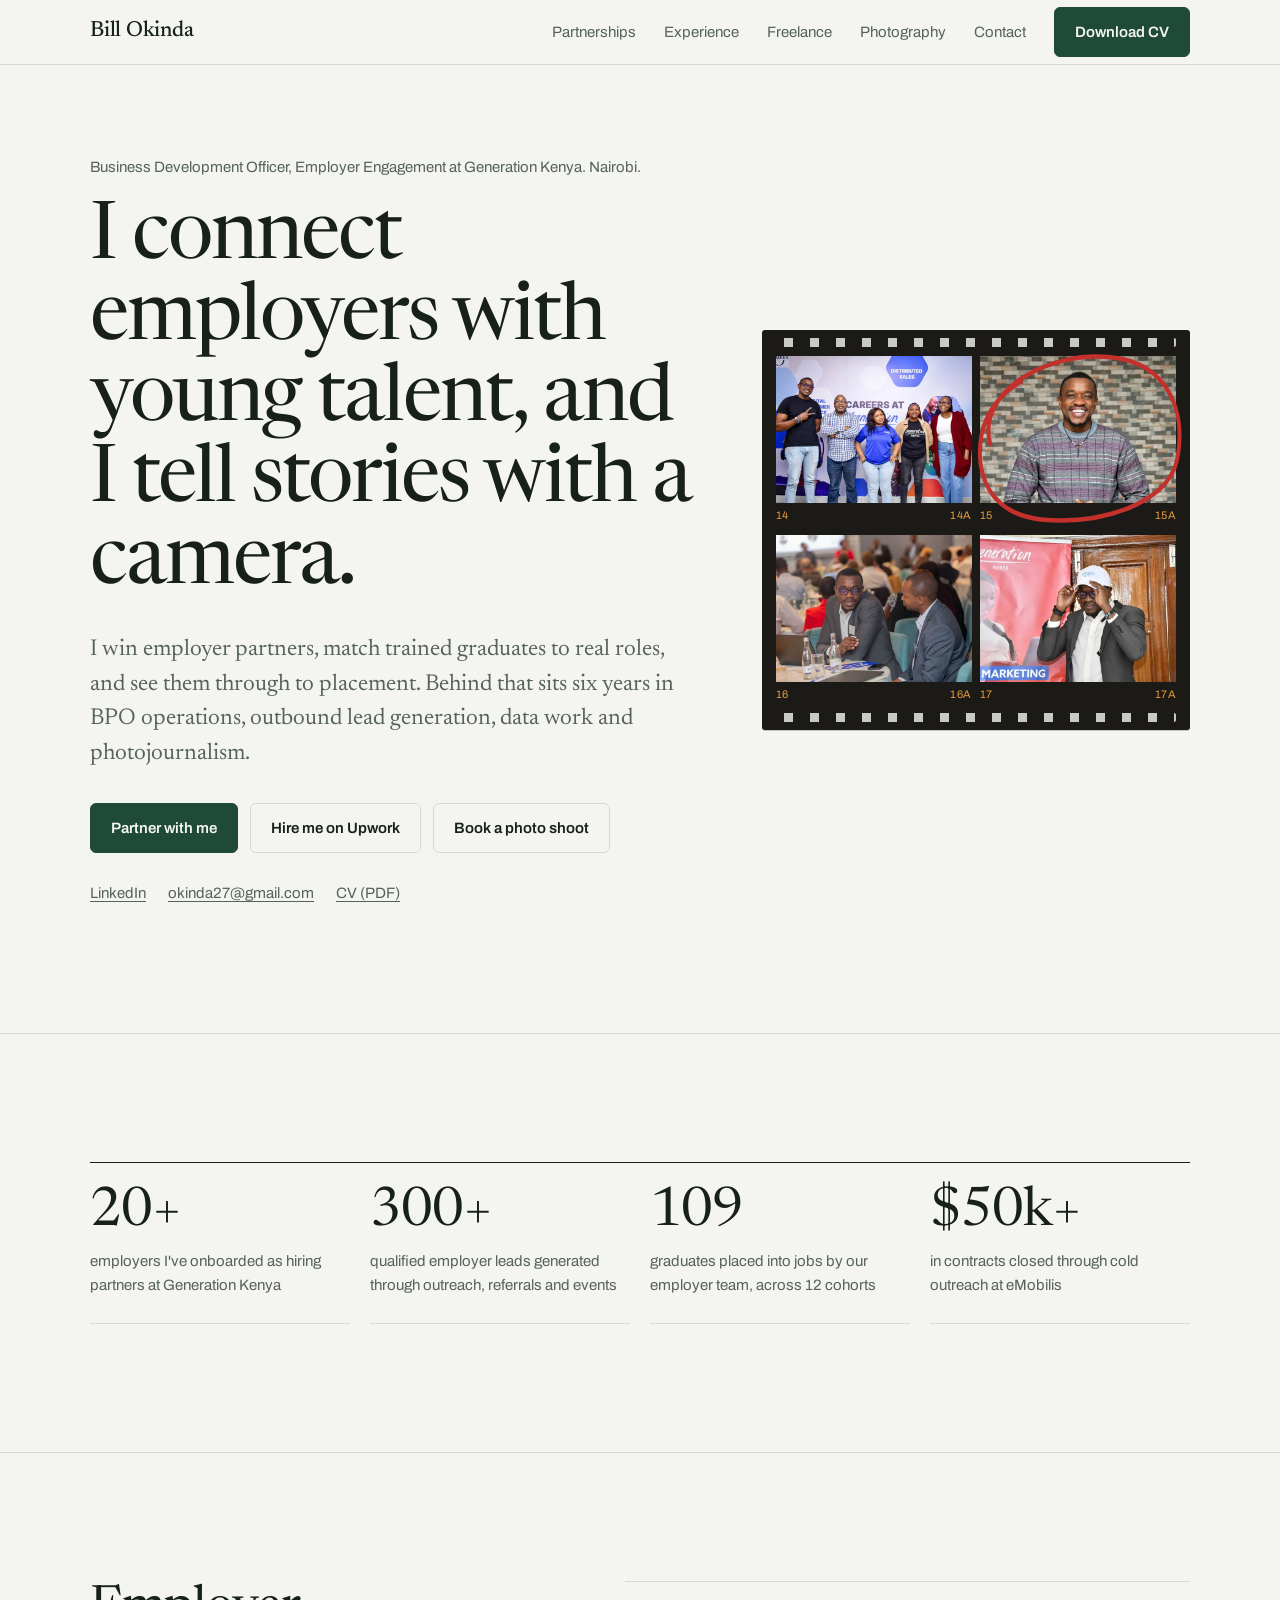
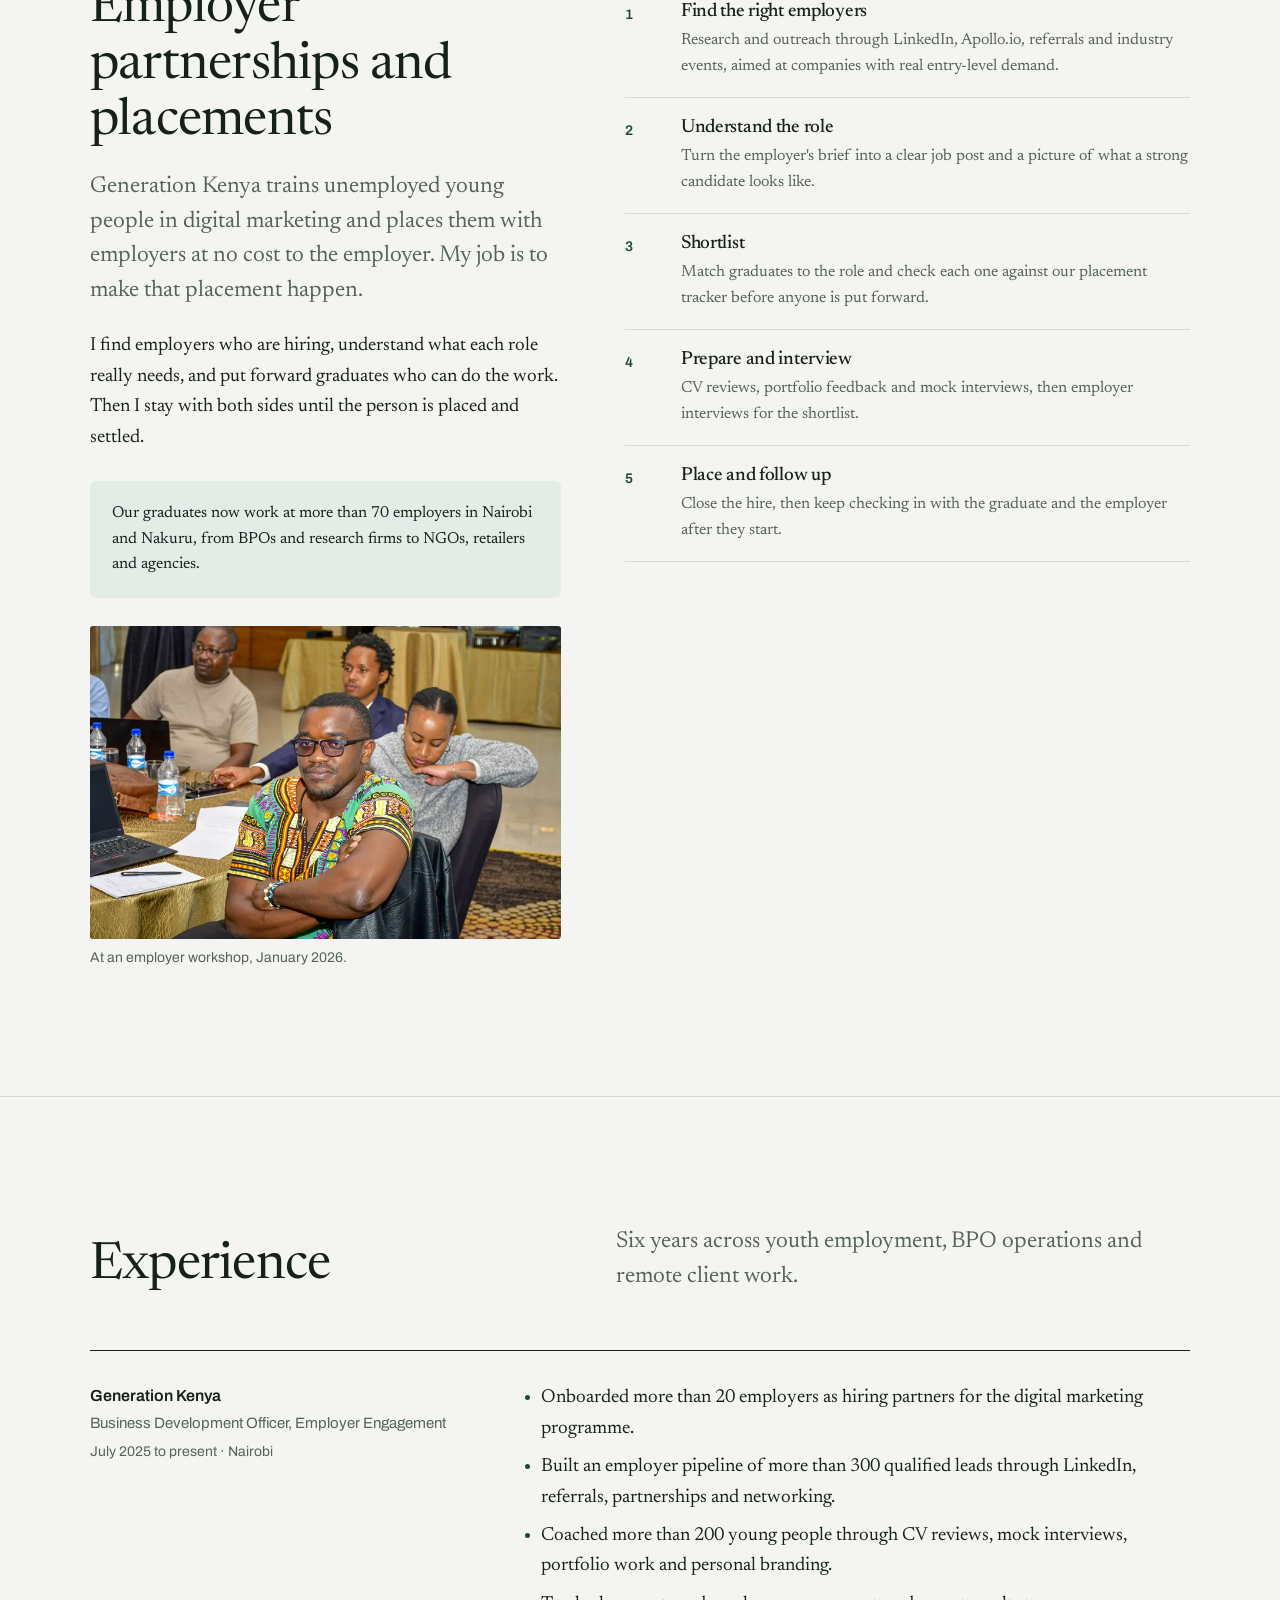
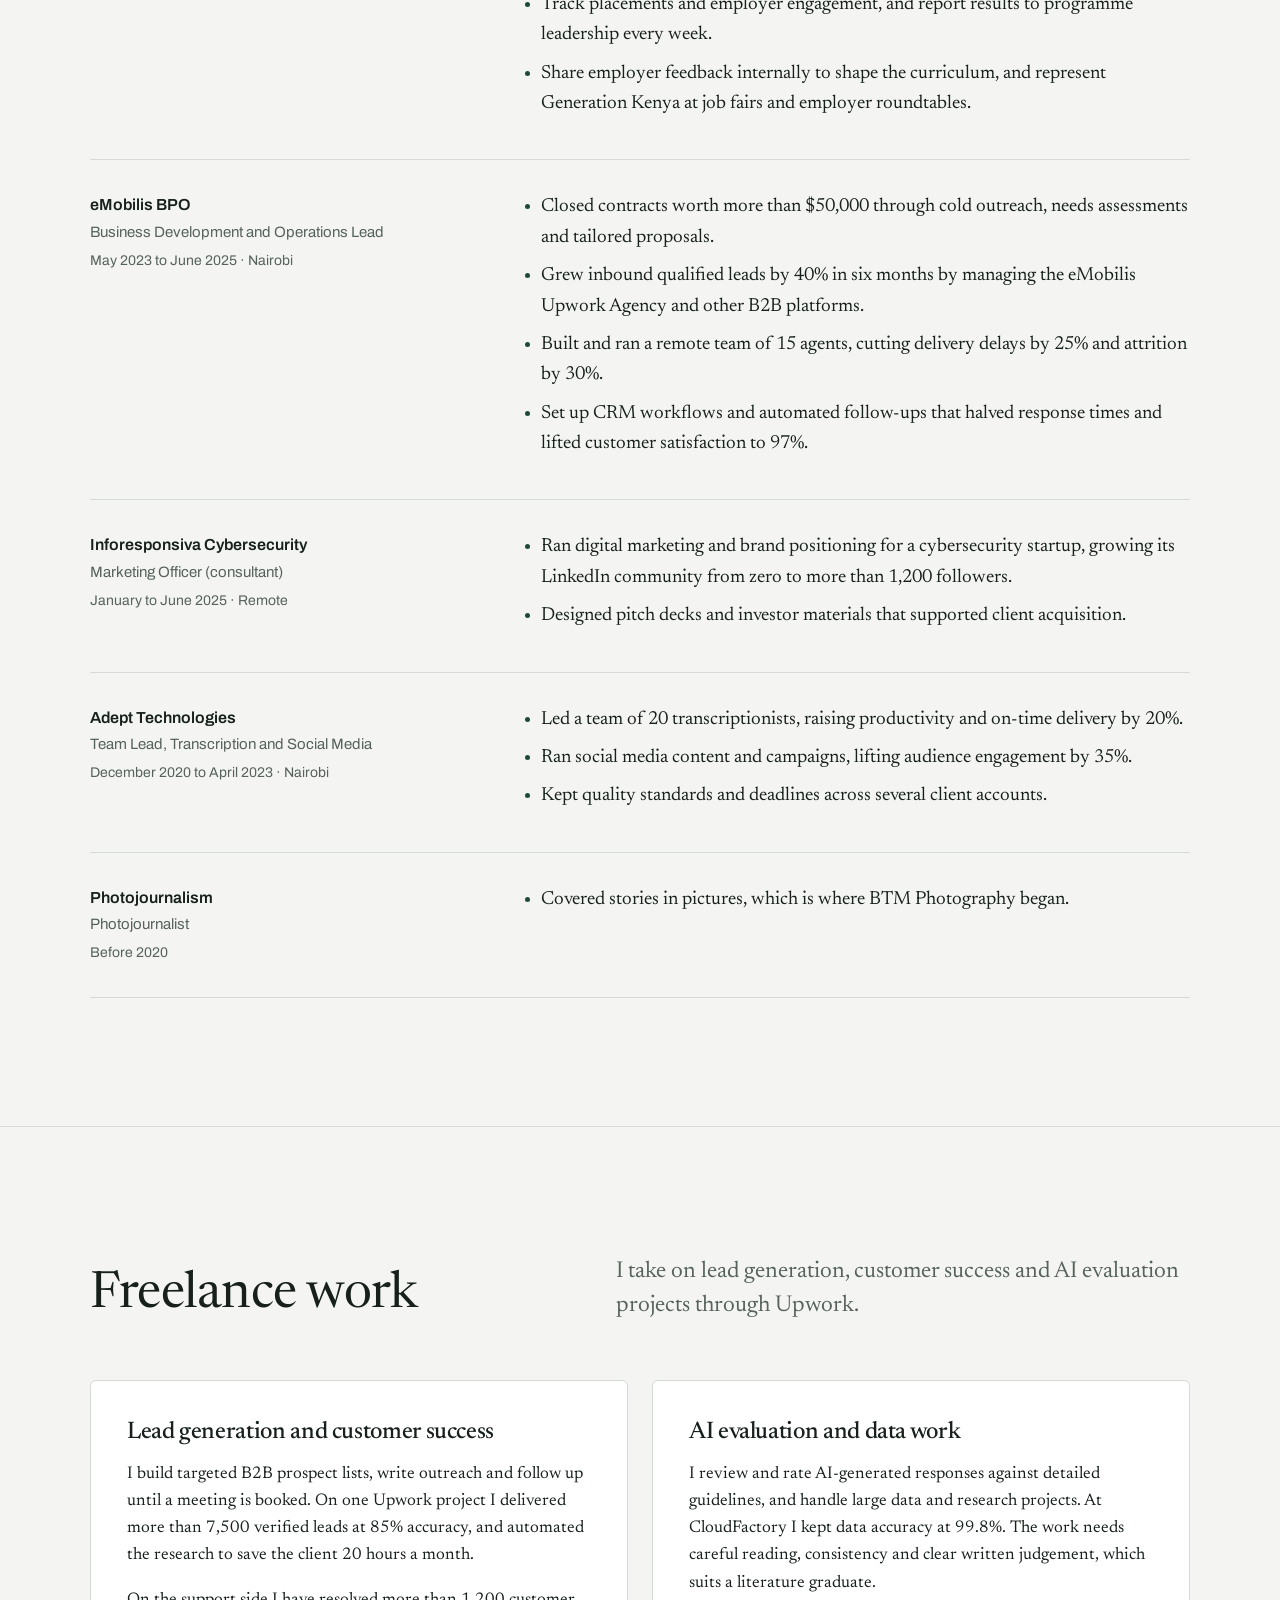
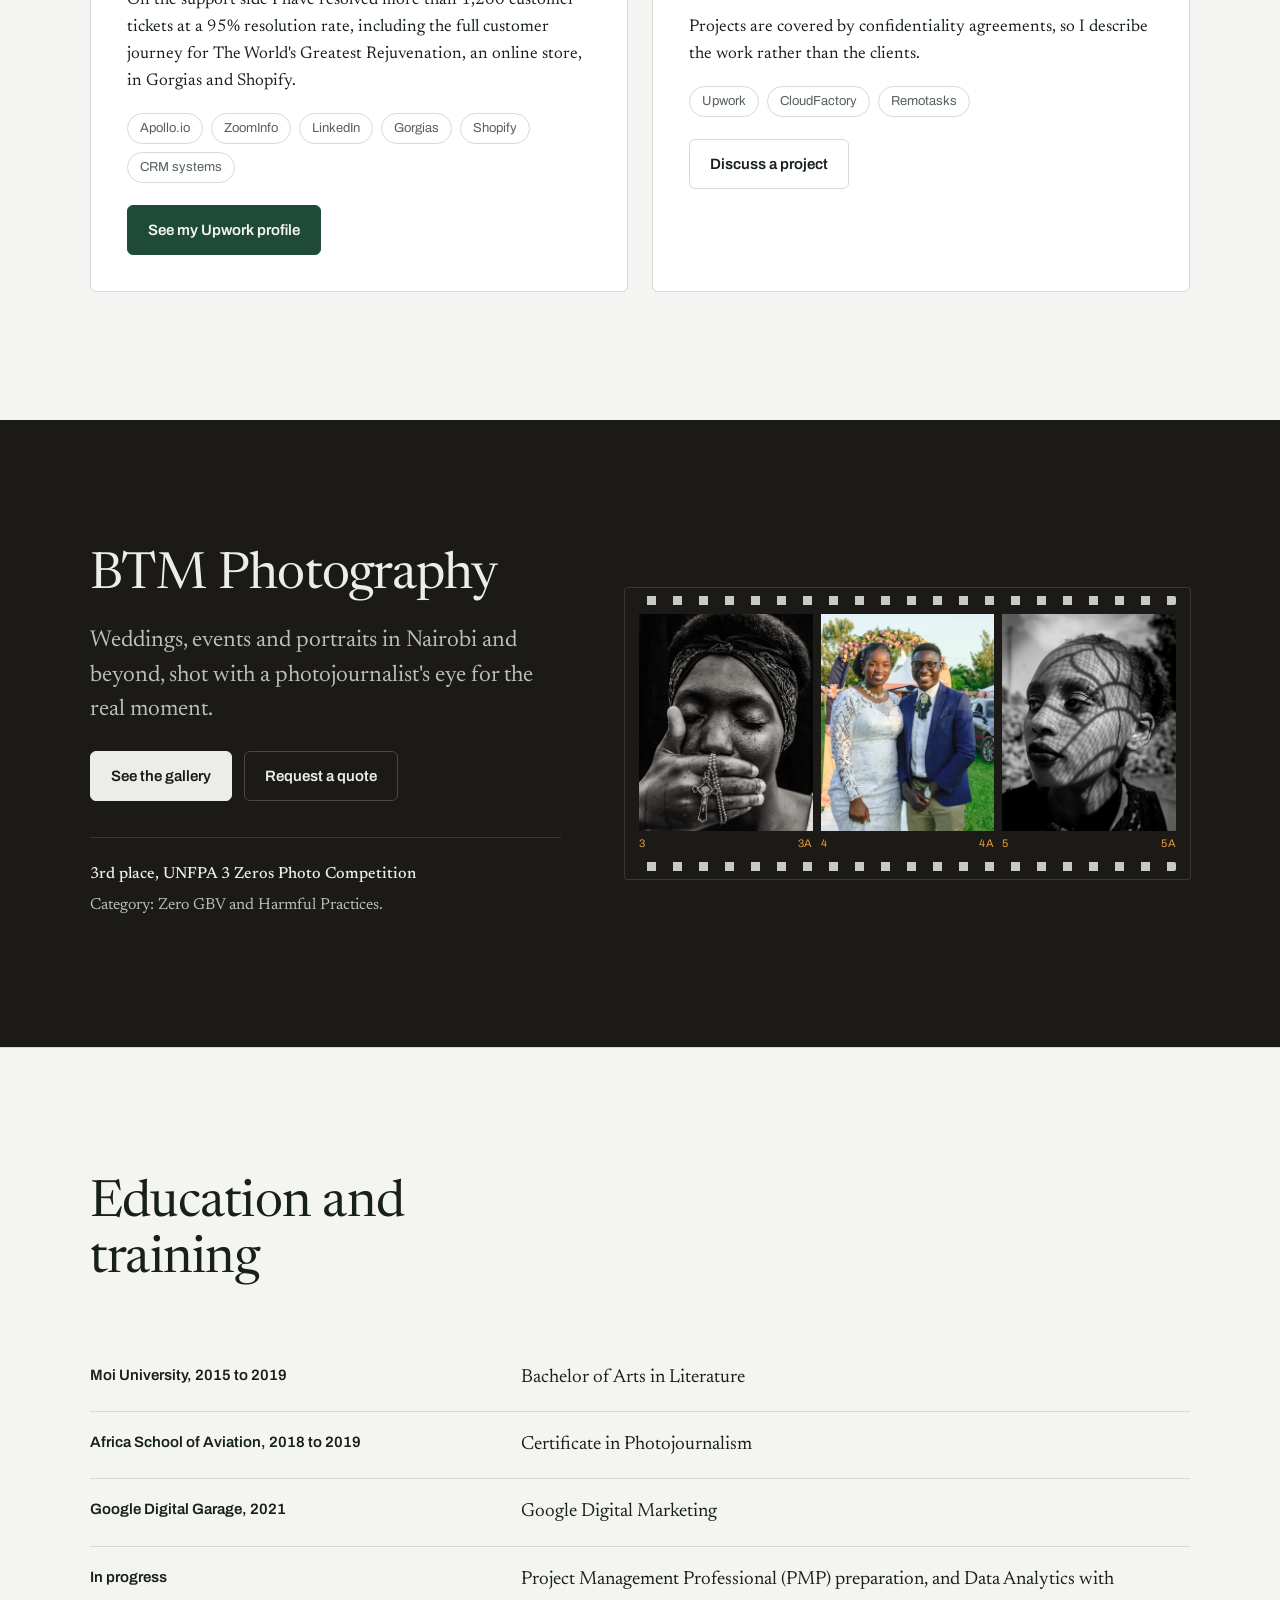
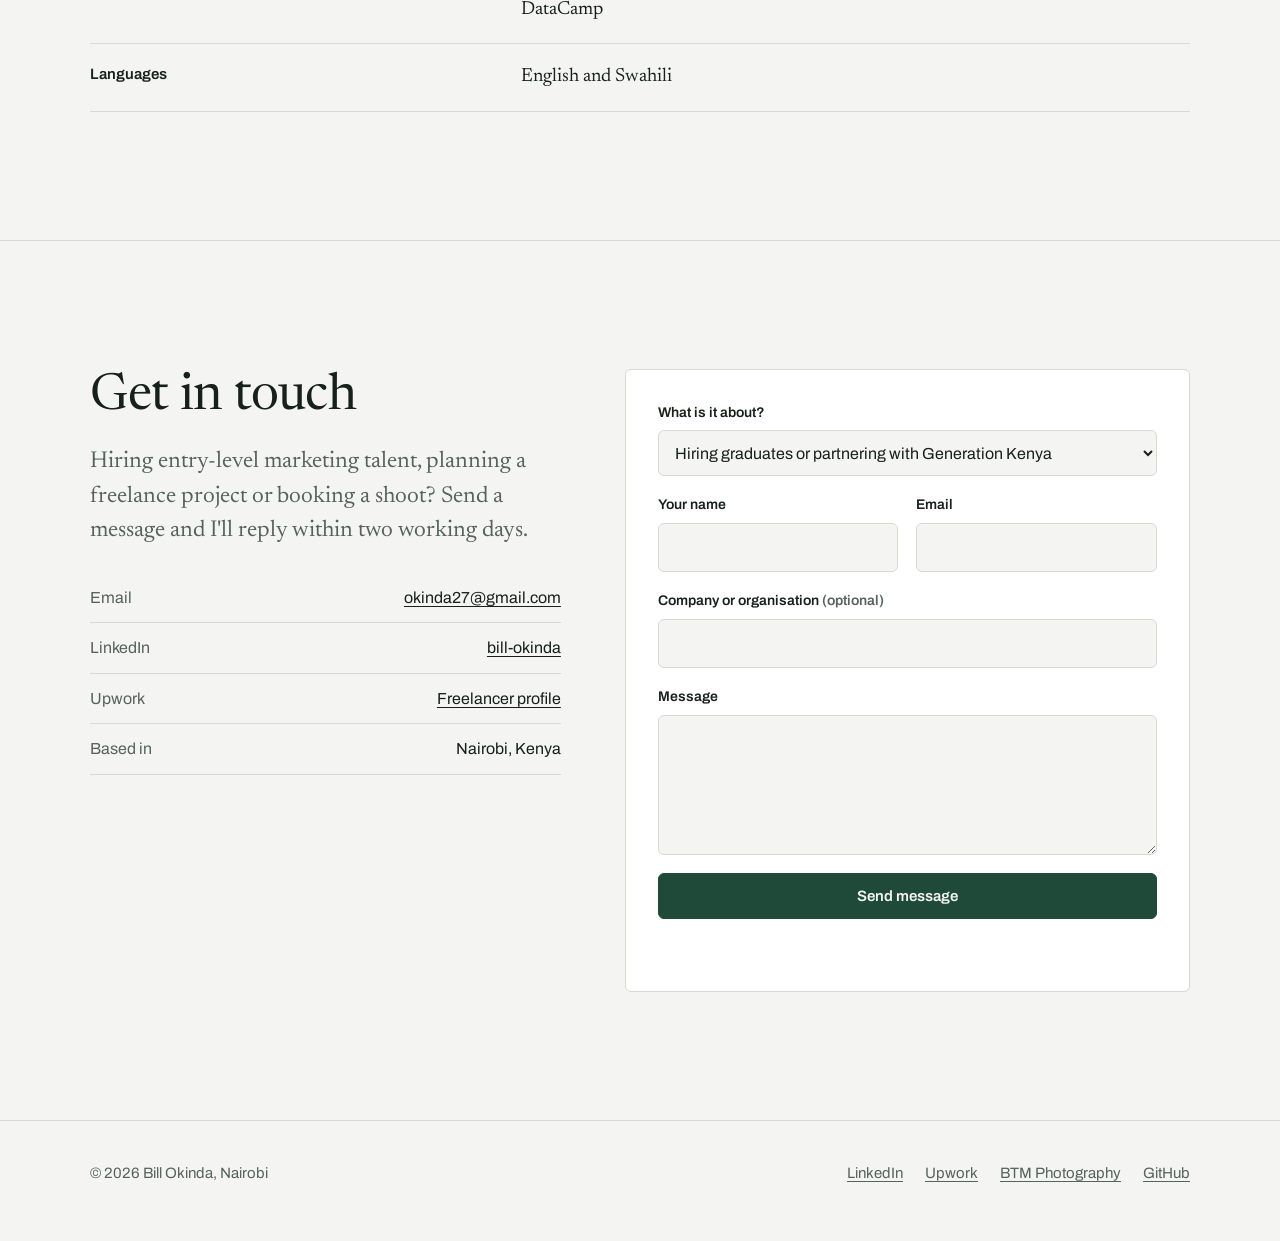
<file: index.html>
<!doctype html>
<html lang="en">
<head>
  <meta charset="utf-8">
  <meta name="viewport" content="width=device-width, initial-scale=1">
  <title>Bill Okinda | Business development, employer partnerships and photography</title>
  <meta name="description" content="Bill Okinda is a Nairobi-based business development officer who connects employers with trained young talent at Generation Kenya, with a background in BPO operations, freelance lead generation, AI evaluation and photography.">
  <link rel="canonical" href="https://okinda-bill.github.io/portfolio/">
  <meta name="theme-color" content="#F4F5F2" media="(prefers-color-scheme: light)">
  <meta name="theme-color" content="#121614" media="(prefers-color-scheme: dark)">

  <meta property="og:type" content="profile">
  <meta property="og:title" content="Bill Okinda">
  <meta property="og:description" content="Employer partnerships and youth placement at Generation Kenya. BPO operations, lead generation, AI evaluation and BTM Photography.">
  <meta property="og:url" content="https://okinda-bill.github.io/portfolio/">
  <meta property="og:image" content="https://okinda-bill.github.io/portfolio/assets/img/og-image.png">
  <meta property="og:image:width" content="1200">
  <meta property="og:image:height" content="630">
  <meta name="twitter:card" content="summary_large_image">

  <link rel="icon" href="assets/img/favicon.svg" type="image/svg+xml">
  <link rel="preload" href="assets/fonts/newsreader.woff2" as="font" type="font/woff2" crossorigin>
  <link rel="stylesheet" href="assets/css/site.css">

  <script type="application/ld+json">
  {
    "@context": "https://schema.org",
    "@type": "Person",
    "name": "Bill Okinda",
    "alternateName": "Bill Odhiambo",
    "jobTitle": "Business Development Officer, Employer Engagement",
    "worksFor": { "@type": "Organization", "name": "Generation Kenya" },
    "address": { "@type": "PostalAddress", "addressLocality": "Nairobi", "addressCountry": "KE" },
    "alumniOf": { "@type": "CollegeOrUniversity", "name": "Moi University" },
    "email": "mailto:okinda27@gmail.com",
    "url": "https://okinda-bill.github.io/portfolio/",
    "sameAs": [
      "https://linkedin.com/in/bill-okinda-22b8b1bb",
      "https://www.upwork.com/freelancers/~012c4f7416079e3001"
    ]
  }
  </script>
</head>
<body>
  <a class="skip-link" href="#main">Skip to content</a>

  <header class="site-header">
    <div class="wrap">
      <a class="wordmark" href="./">Bill Okinda</a>
      <button class="nav-toggle" type="button" aria-expanded="false" aria-controls="site-nav" aria-label="Open menu">
        <svg width="20" height="14" viewBox="0 0 20 14" aria-hidden="true"><path d="M0 1h20M0 7h20M0 13h20" stroke="currentColor" stroke-width="2"/></svg>
      </button>
      <nav class="nav" id="site-nav" aria-label="Main" data-open="false">
        <a href="#partnerships">Partnerships</a>
        <a href="#experience">Experience</a>
        <a href="#freelance">Freelance</a>
        <a href="photography/">Photography</a>
        <a href="#contact">Contact</a>
        <a class="btn" href="cv/Bill-Okinda-CV.pdf" download>Download CV</a>
      </nav>
    </div>
  </header>

  <main id="main">

    <!-- HERO -->
    <section class="hero" aria-labelledby="hero-title">
      <div class="wrap">
        <div>
          <p class="hero-role">Business Development Officer, Employer Engagement at Generation Kenya. Nairobi.</p>
          <h1 id="hero-title">I connect employers with young talent, and I tell stories with a camera.</h1>
          <p class="lede">I win employer partners, match trained graduates to real roles, and see them through to placement. Behind that sits six years in BPO operations, outbound lead generation, data work and photojournalism.</p>
          <div class="btn-row">
            <a class="btn" href="#contact" data-topic="Hiring graduates or partnering with Generation Kenya">Partner with me</a>
            <a class="btn btn-quiet" href="https://www.upwork.com/freelancers/~012c4f7416079e3001" rel="noopener" target="_blank">Hire me on Upwork</a>
            <a class="btn btn-quiet" href="photography/#book">Book a photo shoot</a>
          </div>
          <div class="hero-links">
            <a href="https://linkedin.com/in/bill-okinda-22b8b1bb" rel="noopener" target="_blank">LinkedIn</a>
            <a href="mailto:okinda27@gmail.com">okinda27@gmail.com</a>
            <a href="cv/Bill-Okinda-CV.pdf">CV (PDF)</a>
          </div>
        </div>

        <!-- Contact sheet: the portrait is the frame picked out in grease pencil -->
        <div>
          <div class="sheet">
            <div class="sheet-grid">
              <figure class="frame">
                <img src="assets/img/photos/gk-careers-team-640.webp" srcset="assets/img/photos/gk-careers-team-640.webp 640w, assets/img/photos/gk-careers-team-1200.webp 1200w" sizes="(min-width: 960px) 240px, 45vw" alt="Bill with colleagues at a Careers at Generation event" width="640" height="480">
                <figcaption><span>14</span><span>14A</span></figcaption>
              </figure>
              <figure class="frame frame-pick">
                <img src="assets/img/photos/headshot-640.webp" srcset="assets/img/photos/headshot-640.webp 640w, assets/img/photos/headshot-1200.webp 1200w" sizes="(min-width: 960px) 240px, 45vw" alt="Portrait of Bill Okinda" width="640" height="480">
                <svg class="mark" viewBox="0 0 133 100" preserveAspectRatio="none" aria-hidden="true">
                  <path d="M13.3 54 C 5.3 26, 47.9 5, 85.1 8 C 122.4 11, 131.7 38, 126.4 62 C 121.0 86, 79.8 97, 43.9 94 C 14.6 91, 4.0 72, 8.0 50 C 10.6 38, 18.6 28, 31.9 21" pathLength="100" fill="none" stroke="currentColor" stroke-width="2.4" stroke-linecap="round"/>
                </svg>
                <figcaption><span>15</span><span>15A</span></figcaption>
              </figure>
              <figure class="frame">
                <img src="assets/img/photos/event-networking-640.webp" srcset="assets/img/photos/event-networking-640.webp 640w, assets/img/photos/event-networking-1200.webp 1200w" sizes="(min-width: 960px) 240px, 45vw" alt="Bill talking with a guest at a networking event" width="640" height="480">
                <figcaption><span>16</span><span>16A</span></figcaption>
              </figure>
              <figure class="frame">
                <img src="assets/img/photos/gk-graduation-640.webp" srcset="assets/img/photos/gk-graduation-640.webp 640w, assets/img/photos/gk-graduation-1200.webp 1200w" sizes="(min-width: 960px) 240px, 45vw" alt="Bill at a Generation Kenya digital marketing graduation" width="640" height="480">
                <figcaption><span>17</span><span>17A</span></figcaption>
              </figure>
            </div>
          </div>
        </div>
      </div>
    </section>

    <!-- IMPACT -->
    <section class="section" aria-labelledby="impact-title">
      <div class="wrap">
        <h2 id="impact-title" class="visually-hidden">Impact in numbers</h2>
        <ul class="ledger">
          <li><strong>20+</strong><span>employers I've onboarded as hiring partners at Generation Kenya</span></li>
          <li><strong>300+</strong><span>qualified employer leads generated through outreach, referrals and events</span></li>
          <li><strong>109</strong><span>graduates placed into jobs by our employer team, across 12 cohorts</span></li>
          <li><strong>$50k+</strong><span>in contracts closed through cold outreach at eMobilis</span></li>
        </ul>
      </div>
    </section>

    <!-- PARTNERSHIPS -->
    <section class="section" id="partnerships" aria-labelledby="partnerships-title">
      <div class="wrap two-col">
        <div>
          <h2 id="partnerships-title">Employer partnerships and placements</h2>
          <p class="lede" style="margin-top:20px">Generation Kenya trains unemployed young people in digital marketing and places them with employers at no cost to the employer. My job is to make that placement happen.</p>
          <p>I find employers who are hiring, understand what each role really needs, and put forward graduates who can do the work. Then I stay with both sides until the person is placed and settled.</p>
          <div class="sectors">
            <p>Our graduates now work at more than 70 employers in Nairobi and Nakuru, from BPOs and research firms to NGOs, retailers and agencies.</p>
          </div>
          <figure class="inline-photo">
            <img src="assets/img/photos/gk-workshop-800.webp" srcset="assets/img/photos/gk-workshop-800.webp 800w, assets/img/photos/gk-workshop-1400.webp 1400w" sizes="(min-width: 900px) 460px, 92vw" alt="Bill at a Generation Kenya employer workshop" width="800" height="533" loading="lazy">
            <figcaption class="small">At an employer workshop, January 2026.</figcaption>
          </figure>
        </div>
        <div>
          <h3 class="visually-hidden">How a placement happens</h3>
          <ol class="process">
            <li><h3>Find the right employers</h3><p>Research and outreach through LinkedIn, Apollo.io, referrals and industry events, aimed at companies with real entry-level demand.</p></li>
            <li><h3>Understand the role</h3><p>Turn the employer's brief into a clear job post and a picture of what a strong candidate looks like.</p></li>
            <li><h3>Shortlist</h3><p>Match graduates to the role and check each one against our placement tracker before anyone is put forward.</p></li>
            <li><h3>Prepare and interview</h3><p>CV reviews, portfolio feedback and mock interviews, then employer interviews for the shortlist.</p></li>
            <li><h3>Place and follow up</h3><p>Close the hire, then keep checking in with the graduate and the employer after they start.</p></li>
          </ol>
        </div>
      </div>
    </section>

    <!-- EXPERIENCE -->
    <section class="section" id="experience" aria-labelledby="experience-title">
      <div class="wrap">
        <div class="section-head">
          <h2 id="experience-title">Experience</h2>
          <p class="lede">Six years across youth employment, BPO operations and remote client work.</p>
        </div>
        <div class="roles">
          <article class="role">
            <div>
              <div class="role-org">Generation Kenya</div>
              <div class="role-title">Business Development Officer, Employer Engagement</div>
              <div class="role-when">July 2025 to present · Nairobi</div>
            </div>
            <ul>
              <li>Onboarded more than 20 employers as hiring partners for the digital marketing programme.</li>
              <li>Built an employer pipeline of more than 300 qualified leads through LinkedIn, referrals, partnerships and networking.</li>
              <li>Coached more than 200 young people through CV reviews, mock interviews, portfolio work and personal branding.</li>
              <li>Track placements and employer engagement, and report results to programme leadership every week.</li>
              <li>Share employer feedback internally to shape the curriculum, and represent Generation Kenya at job fairs and employer roundtables.</li>
            </ul>
          </article>
          <article class="role">
            <div>
              <div class="role-org">eMobilis BPO</div>
              <div class="role-title">Business Development and Operations Lead</div>
              <div class="role-when">May 2023 to June 2025 · Nairobi</div>
            </div>
            <ul>
              <li>Closed contracts worth more than $50,000 through cold outreach, needs assessments and tailored proposals.</li>
              <li>Grew inbound qualified leads by 40% in six months by managing the eMobilis Upwork Agency and other B2B platforms.</li>
              <li>Built and ran a remote team of 15 agents, cutting delivery delays by 25% and attrition by 30%.</li>
              <li>Set up CRM workflows and automated follow-ups that halved response times and lifted customer satisfaction to 97%.</li>
            </ul>
          </article>
          <article class="role">
            <div>
              <div class="role-org">Inforesponsiva Cybersecurity</div>
              <div class="role-title">Marketing Officer (consultant)</div>
              <div class="role-when">January to June 2025 · Remote</div>
            </div>
            <ul>
              <li>Ran digital marketing and brand positioning for a cybersecurity startup, growing its LinkedIn community from zero to more than 1,200 followers.</li>
              <li>Designed pitch decks and investor materials that supported client acquisition.</li>
            </ul>
          </article>
          <article class="role">
            <div>
              <div class="role-org">Adept Technologies</div>
              <div class="role-title">Team Lead, Transcription and Social Media</div>
              <div class="role-when">December 2020 to April 2023 · Nairobi</div>
            </div>
            <ul>
              <li>Led a team of 20 transcriptionists, raising productivity and on-time delivery by 20%.</li>
              <li>Ran social media content and campaigns, lifting audience engagement by 35%.</li>
              <li>Kept quality standards and deadlines across several client accounts.</li>
            </ul>
          </article>
          <article class="role">
            <div>
              <div class="role-org">Photojournalism</div>
              <div class="role-title">Photojournalist</div>
              <div class="role-when">Before 2020</div>
            </div>
            <ul>
              <li>Covered stories in pictures, which is where BTM Photography began.</li>
            </ul>
          </article>
        </div>
      </div>
    </section>

    <!-- FREELANCE + AI -->
    <section class="section" id="freelance" aria-labelledby="freelance-title">
      <div class="wrap">
        <div class="section-head">
          <h2 id="freelance-title">Freelance work</h2>
          <p class="lede">I take on lead generation, customer success and AI evaluation projects through Upwork.</p>
        </div>
        <div class="pair">
          <article class="panel">
            <h3>Lead generation and customer success</h3>
            <p>I build targeted B2B prospect lists, write outreach and follow up until a meeting is booked. On one Upwork project I delivered more than 7,500 verified leads at 85% accuracy, and automated the research to save the client 20 hours a month.</p>
            <p>On the support side I have resolved more than 1,200 customer tickets at a 95% resolution rate, including the full customer journey for The World's Greatest Rejuvenation, an online store, in Gorgias and Shopify.</p>
            <ul class="tools" aria-label="Tools">
              <li>Apollo.io</li><li>ZoomInfo</li><li>LinkedIn</li><li>Gorgias</li><li>Shopify</li><li>CRM systems</li>
            </ul>
            <a class="btn" href="https://www.upwork.com/freelancers/~012c4f7416079e3001" rel="noopener" target="_blank">See my Upwork profile</a>
          </article>
          <article class="panel" id="ai">
            <h3>AI evaluation and data work</h3>
            <p>I review and rate AI-generated responses against detailed guidelines, and handle large data and research projects. At CloudFactory I kept data accuracy at 99.8%. The work needs careful reading, consistency and clear written judgement, which suits a literature graduate.</p>
            <p>Projects are covered by confidentiality agreements, so I describe the work rather than the clients.</p>
            <ul class="tools" aria-label="Platforms">
              <li>Upwork</li><li>CloudFactory</li><li>Remotasks</li>
            </ul>
            <a class="btn btn-quiet" href="#contact" data-topic="Freelance project">Discuss a project</a>
          </article>
        </div>
      </div>
    </section>

    <!-- PHOTOGRAPHY TEASER -->
    <section class="section teaser" aria-labelledby="photo-title">
      <div class="wrap two-col">
        <div>
          <h2 id="photo-title">BTM Photography</h2>
          <p class="lede" style="margin-top:20px">Weddings, events and portraits in Nairobi and beyond, shot with a photojournalist's eye for the real moment.</p>
          <div class="btn-row">
            <a class="btn" href="photography/">See the gallery</a>
            <a class="btn btn-quiet" href="photography/#book">Request a quote</a>
          </div>
          <div class="award">
            <p><strong style="color:#ECEDEA;font-weight:500">3rd place, UNFPA 3 Zeros Photo Competition</strong></p>
            <p>Category: Zero GBV and Harmful Practices.</p>
          </div>
        </div>
        <div class="sheet sheet-tall">
          <div class="sheet-grid">
              <figure class="frame"><img src="assets/img/btm/btm-25-documentary-720.webp" alt="Silence series: a woman covers her mouth, a rosary wound through her fingers" loading="lazy"><figcaption><span>3</span><span>3A</span></figcaption></figure>
              <figure class="frame"><img src="assets/img/btm/btm-02-wedding-720.webp" alt="Bride and groom under a floral arch" loading="lazy"><figcaption><span>4</span><span>4A</span></figcaption></figure>
              <figure class="frame"><img src="assets/img/btm/btm-10-portrait-720.webp" alt="Black and white portrait with a lattice of shadow across the face" loading="lazy"><figcaption><span>5</span><span>5A</span></figcaption></figure>
          </div>
        </div>
      </div>
    </section>

    <!-- EDUCATION -->
    <section class="section" id="education" aria-labelledby="education-title">
      <div class="wrap">
        <div class="section-head">
          <h2 id="education-title">Education and training</h2>
        </div>
        <dl class="facts">
          <div><dt>Moi University, 2015 to 2019</dt><dd>Bachelor of Arts in Literature</dd></div>
          <div><dt>Africa School of Aviation, 2018 to 2019</dt><dd>Certificate in Photojournalism</dd></div>
          <div><dt>Google Digital Garage, 2021</dt><dd>Google Digital Marketing</dd></div>
          <div><dt>In progress</dt><dd>Project Management Professional (PMP) preparation, and Data Analytics with DataCamp</dd></div>
          <div><dt>Languages</dt><dd>English and Swahili</dd></div>
        </dl>
      </div>
    </section>

    <!-- CONTACT -->
    <section class="section contact" id="contact" aria-labelledby="contact-title">
      <div class="wrap two-col">
        <div>
          <h2 id="contact-title">Get in touch</h2>
          <p class="lede" style="margin-top:20px">Hiring entry-level marketing talent, planning a freelance project or booking a shoot? Send a message and I'll reply within two working days.</p>
          <ul class="direct">
            <li><span>Email</span><a href="mailto:okinda27@gmail.com">okinda27@gmail.com</a></li>
            <li><span>LinkedIn</span><a href="https://linkedin.com/in/bill-okinda-22b8b1bb" rel="noopener" target="_blank">bill-okinda</a></li>
            <li><span>Upwork</span><a href="https://www.upwork.com/freelancers/~012c4f7416079e3001" rel="noopener" target="_blank">Freelancer profile</a></li>
            <li><span>Based in</span>Nairobi, Kenya</li>
          </ul>
        </div>
        <form class="enquiry" data-subject="Website enquiry" novalidate>
          <div class="field">
            <label for="topic">What is it about?</label>
            <select id="topic" name="topic">
              <option>Hiring graduates or partnering with Generation Kenya</option>
              <option>Freelance project</option>
              <option>Photography booking</option>
              <option>Something else</option>
            </select>
          </div>
          <div class="field-row">
            <div class="field"><label for="name">Your name</label><input id="name" name="name" autocomplete="name" required></div>
            <div class="field"><label for="email">Email</label><input id="email" name="email" type="email" autocomplete="email" required></div>
          </div>
          <div class="field"><label for="org">Company or organisation <span class="small">(optional)</span></label><input id="org" name="organisation" autocomplete="organization"></div>
          <div class="field"><label for="message">Message</label><textarea id="message" name="message" required></textarea></div>
          <input class="hp" type="checkbox" name="botcheck" tabindex="-1" autocomplete="off" aria-hidden="true">
          <button class="btn" type="submit">Send message</button>
          <p class="form-status" role="status" aria-live="polite"></p>
        </form>
      </div>
    </section>
  </main>

  <footer class="site-footer">
    <div class="wrap">
      <span>© <span data-year>2026</span> Bill Okinda, Nairobi</span>
      <nav aria-label="Footer">
        <a href="https://linkedin.com/in/bill-okinda-22b8b1bb" rel="noopener" target="_blank">LinkedIn</a>
        <a href="https://www.upwork.com/freelancers/~012c4f7416079e3001" rel="noopener" target="_blank">Upwork</a>
        <a href="photography/">BTM Photography</a>
        <a href="https://github.com/okinda-bill" rel="noopener" target="_blank">GitHub</a>
      </nav>
    </div>
  </footer>

  <script src="assets/js/site.js" defer></script>
</body>
</html>
</file>
<file: assets/css/site.css>
/* Bill Okinda portfolio
   Fonts: Newsreader (headings + reading text), Archivo (interface, numbers, captions)
   Motif: the photographer's contact sheet, with a grease-pencil mark on the chosen frame. */

@font-face { font-family: "Newsreader"; src: url("../fonts/newsreader.woff2") format("woff2"); font-weight: 200 800; font-style: normal; font-display: swap; }
@font-face { font-family: "Newsreader"; src: url("../fonts/newsreader-italic.woff2") format("woff2"); font-weight: 200 800; font-style: italic; font-display: swap; }
@font-face { font-family: "Archivo"; src: url("../fonts/archivo.woff2") format("woff2"); font-weight: 100 900; font-style: normal; font-display: swap; }

:root {
  --paper: #F4F5F2;
  --surface: #FFFFFF;
  --ink: #17201B;
  --muted: #56625B;
  --line: #D5DAD5;
  --forest: #1F4A39;
  --forest-soft: #E3ECE6;
  --on-forest: #F4F5F2;
  --grease: #C4302B;
  --film: #1C1A17;
  --film-edge: #E39A3B;

  --serif: "Newsreader", Georgia, "Times New Roman", serif;
  --sans: "Archivo", "Helvetica Neue", Arial, sans-serif;

  --measure: 66ch;
  --wrap: 1180px;
  --gutter: clamp(16px, 4vw, 40px);
  --space: clamp(64px, 10vw, 128px);
  --radius: 6px;
  color-scheme: light;
}

@media (prefers-color-scheme: dark) {
  :root:not([data-theme="light"]) {
    --paper: #121614;
    --surface: #1A1F1C;
    --ink: #E9ECE8;
    --muted: #9AA59F;
    --line: #2C3430;
    --forest: #8CC7A8;
    --forest-soft: #1E2A24;
    --on-forest: #0F1311;
    --grease: #EF5A4F;
    color-scheme: dark;
  }
}
:root[data-theme="dark"] {
  --paper: #121614;
  --surface: #1A1F1C;
  --ink: #E9ECE8;
  --muted: #9AA59F;
  --line: #2C3430;
  --forest: #8CC7A8;
  --forest-soft: #1E2A24;
  --on-forest: #0F1311;
  --grease: #EF5A4F;
  color-scheme: dark;
}

/* The photography page is always dark so the pictures carry it. */
.theme-gallery {
  --paper: #121413;
  --surface: #1B1E1C;
  --ink: #ECEDEA;
  --muted: #A0A7A2;
  --line: #2E3330;
  --forest: #8CC7A8;
  --forest-soft: #1E2A24;
  --on-forest: #0F1311;
  --grease: #EF5A4F;
  color-scheme: dark;
}

*, *::before, *::after { box-sizing: border-box; }
html { -webkit-text-size-adjust: 100%; scroll-behavior: smooth; scroll-padding-top: 80px; }
body {
  margin: 0;
  background: var(--paper);
  color: var(--ink);
  font-family: var(--serif);
  font-size: clamp(1.0625rem, 0.4vw + 1rem, 1.1875rem);
  line-height: 1.6;
  font-optical-sizing: auto;
  text-rendering: optimizeLegibility;
}
img { display: block; max-width: 100%; height: auto; }
a { color: inherit; text-decoration-thickness: 1px; text-underline-offset: 0.2em; }
a:hover { color: var(--forest); }
:focus-visible { outline: 3px solid var(--grease); outline-offset: 3px; border-radius: 2px; }
.visually-hidden { position: absolute !important; width: 1px; height: 1px; overflow: hidden; clip: rect(0 0 0 0); white-space: nowrap; }
.skip-link { position: absolute; left: 12px; top: -60px; z-index: 100; background: var(--ink); color: var(--paper); padding: 10px 14px; font-family: var(--sans); }
.skip-link:focus { top: 12px; }

.wrap { width: 100%; max-width: var(--wrap); margin: 0 auto; padding: 0 var(--gutter); }

/* ---------- Type ---------- */
h1, h2, h3 { font-family: var(--serif); font-weight: 500; letter-spacing: -0.015em; line-height: 1.1; margin: 0; }
h1 { font-size: clamp(2.5rem, 5.6vw + 0.5rem, 5rem); font-weight: 400; letter-spacing: -0.025em; line-height: 1.02; }
h2 { font-size: clamp(2rem, 3vw + 0.8rem, 3.25rem); font-weight: 400; }
h3 { font-size: clamp(1.25rem, 0.8vw + 1rem, 1.5rem); line-height: 1.25; }
p { margin: 0 0 1em; max-width: var(--measure); }
.lede { font-size: clamp(1.1875rem, 0.8vw + 1rem, 1.4375rem); line-height: 1.5; color: var(--muted); }
.ui { font-family: var(--sans); }
.small { font-family: var(--sans); font-size: 0.875rem; line-height: 1.5; color: var(--muted); }

/* ---------- Header ---------- */
.site-header {
  position: sticky; top: 0; z-index: 50;
  background: color-mix(in srgb, var(--paper) 92%, transparent);
  backdrop-filter: blur(8px);
  border-bottom: 1px solid var(--line);
}
.site-header .wrap { display: flex; align-items: center; justify-content: space-between; height: 64px; gap: 24px; }
.wordmark { font-family: var(--serif); font-size: 1.375rem; font-weight: 500; text-decoration: none; letter-spacing: -0.01em; white-space: nowrap; }
.wordmark:hover { color: var(--ink); }
.nav { display: flex; align-items: center; gap: 28px; font-family: var(--sans); font-size: 0.9375rem; }
.nav a { text-decoration: none; color: var(--muted); }
.nav a:hover, .nav a[aria-current="page"] { color: var(--ink); }
.nav .btn { color: var(--on-forest); }
.nav-toggle {
  display: none; background: none; border: 1px solid var(--line); border-radius: var(--radius);
  width: 44px; height: 44px; padding: 0; color: var(--ink); cursor: pointer;
}
.nav-toggle svg { margin: auto; }

@media (max-width: 860px) {
  .nav-toggle { display: grid; place-items: center; }
  .nav {
    position: fixed; inset: 64px 0 auto 0;
    flex-direction: column; align-items: stretch; gap: 0;
    background: var(--paper); border-bottom: 1px solid var(--line);
    padding: 8px var(--gutter) 20px;
    font-size: 1.125rem;
    visibility: hidden; opacity: 0; transform: translateY(-8px);
    transition: opacity .18s ease, transform .18s ease, visibility 0s linear .18s;
  }
  .nav a { padding: 14px 0; border-bottom: 1px solid var(--line); color: var(--ink); }
  .nav .btn { margin-top: 16px; text-align: center; border-bottom: 0; }
  .nav[data-open="true"] { visibility: visible; opacity: 1; transform: none; transition: opacity .18s ease, transform .18s ease; }
}

/* ---------- Buttons ---------- */
.btn {
  display: inline-flex; align-items: center; justify-content: center; gap: 8px;
  font-family: var(--sans); font-size: 0.9375rem; font-weight: 600;
  padding: 12px 20px; min-height: 46px;
  border-radius: var(--radius); border: 1px solid var(--forest);
  background: var(--forest); color: var(--on-forest);
  text-decoration: none; cursor: pointer;
}
.btn:hover { background: var(--ink); border-color: var(--ink); color: var(--paper); }
.btn-quiet { background: transparent; color: var(--ink); border-color: var(--line); }
.btn-quiet:hover { background: var(--surface); color: var(--ink); border-color: var(--ink); }
.btn-row { display: flex; flex-wrap: wrap; gap: 12px; }

/* ---------- Sections ---------- */
.section { padding: var(--space) 0; border-top: 1px solid var(--line); }
.section-head { display: grid; grid-template-columns: minmax(0, 1fr); gap: 16px; margin-bottom: clamp(32px, 5vw, 56px); }
.section-head p { margin: 0; }
@media (min-width: 900px) {
  .section-head { grid-template-columns: 5fr 6fr; align-items: end; gap: 48px; }
}

/* ---------- Hero ---------- */
.hero { padding: clamp(40px, 7vw, 96px) 0 var(--space); }
.hero .wrap { display: grid; gap: clamp(40px, 6vw, 72px); align-items: center; }
@media (min-width: 960px) { .hero .wrap { grid-template-columns: 7fr 5fr; } }
.hero-role { font-family: var(--sans); font-size: 0.9375rem; color: var(--muted); margin-bottom: 20px; }
.hero h1 { margin-bottom: 28px; max-width: 14ch; }
.hero .lede { margin-bottom: 32px; }
.hero-links { margin-top: 28px; font-family: var(--sans); font-size: 0.9375rem; display: flex; flex-wrap: wrap; gap: 8px 22px; }
.hero-links a { color: var(--muted); }
.hero-links a:hover { color: var(--ink); }

/* ---------- Contact sheet (signature element) ---------- */
.sheet {
  background: var(--film);
  border-radius: 3px;
  padding: 26px 14px;
  position: relative;
  box-shadow: 0 1px 0 rgba(0,0,0,.2);
}
.sheet::before, .sheet::after { /* sprocket holes */
  content: ""; position: absolute; left: 14px; right: 14px; height: 9px;
  background-image: repeating-linear-gradient(90deg, transparent 0 8px, rgba(244,245,242,.8) 8px 17px, transparent 17px 26px);
  border-radius: 2px;
}
.sheet::before { top: 8px; }
.sheet::after { bottom: 8px; }
.sheet-grid { display: grid; grid-template-columns: repeat(2, 1fr); gap: 10px 8px; }
.frame { margin: 0; position: relative; }
.frame img { width: 100%; aspect-ratio: 4 / 3; object-fit: cover; background: #2a2723; }
.frame figcaption {
  font-family: var(--sans); font-size: 0.6875rem; letter-spacing: 0.04em;
  color: var(--film-edge); margin-top: 4px; display: flex; justify-content: space-between;
}
.frame-pick { z-index: 2; }
.frame-pick .mark {
  position: absolute; inset: -14px -12px -6px -12px; width: calc(100% + 24px); height: calc(100% + 20px);
  pointer-events: none; color: var(--grease);
}
.sheet-note {
  font-family: var(--sans); font-size: 0.8125rem; color: var(--muted); margin-top: 12px;
}
.mark path { stroke-dasharray: 101; stroke-dashoffset: 101; animation: draw 1.1s .5s cubic-bezier(.6,.1,.3,1) forwards; }
@keyframes draw { to { stroke-dashoffset: 0; } }
@media (prefers-reduced-motion: reduce) {
  .mark path { animation: none; stroke-dashoffset: 0; }
  html { scroll-behavior: auto; }
}

/* ---------- Impact ledger ---------- */
.ledger { list-style: none; margin: 0; padding: 0; display: grid; grid-template-columns: repeat(auto-fit, minmax(min(150px, 45%), 1fr)); column-gap: 20px; border-top: 1px solid var(--ink); }
.ledger li { padding: 22px 4px 26px 0; border-bottom: 1px solid var(--line); }
.ledger strong { display: block; font-family: var(--serif); font-weight: 400; font-size: clamp(2.5rem, 3vw + 1rem, 3.5rem); line-height: 1; letter-spacing: -0.02em; margin-bottom: 10px; }
.ledger span { font-family: var(--sans); font-size: 0.9375rem; color: var(--muted); display: block; max-width: 28ch; }

/* ---------- Process (a real sequence) ---------- */
.two-col { display: grid; gap: clamp(32px, 5vw, 72px); }
@media (min-width: 900px) { .two-col { grid-template-columns: 5fr 6fr; } }
.process { list-style: none; margin: 0; padding: 0; counter-reset: step; }
.process li { counter-increment: step; display: grid; grid-template-columns: 44px 1fr; gap: 4px 12px; padding: 18px 0; border-bottom: 1px solid var(--line); }
.process li:first-child { border-top: 1px solid var(--line); }
.process li::before { content: counter(step); font-family: var(--sans); font-weight: 600; font-size: 0.875rem; color: var(--forest); grid-row: span 2; padding-top: 4px; }
.process h3 { font-size: 1.1875rem; }
.process p { margin: 0; color: var(--muted); font-size: 1rem; }
.sectors { margin-top: 28px; padding: 20px 22px; background: var(--forest-soft); border-radius: var(--radius); }
.sectors p { margin: 0; font-size: 1rem; }

/* ---------- Experience ---------- */
.roles { display: grid; gap: 0; }
.role { display: grid; gap: 8px 48px; padding: 32px 0; border-bottom: 1px solid var(--line); }
.role:first-child { border-top: 1px solid var(--ink); }
@media (min-width: 900px) { .role { grid-template-columns: 4fr 7fr; } }
.role-org { font-family: var(--sans); font-weight: 600; font-size: 1rem; }
.role-title { font-family: var(--sans); color: var(--muted); font-size: 0.9375rem; margin-top: 2px; }
.role-when { font-family: var(--sans); color: var(--muted); font-size: 0.875rem; margin-top: 6px; }
.role ul { margin: 0; padding-left: 1.1em; }
.role li { margin-bottom: 8px; max-width: var(--measure); }
.role li::marker { color: var(--forest); }

/* ---------- Freelance / AI ---------- */
.pair { display: grid; gap: 24px; }
@media (min-width: 900px) { .pair { grid-template-columns: 1fr 1fr; gap: 24px; } }
.panel { background: var(--surface); border: 1px solid var(--line); border-radius: var(--radius); padding: clamp(24px, 3vw, 36px); }
.panel h3 { margin-bottom: 14px; }
.panel p { font-size: 1.0625rem; }
.tools { display: flex; flex-wrap: wrap; gap: 8px; margin: 18px 0 22px; padding: 0; list-style: none; font-family: var(--sans); font-size: 0.8125rem; }
.tools li { border: 1px solid var(--line); border-radius: 999px; padding: 4px 12px; color: var(--muted); }

/* ---------- Photography teaser ---------- */
.teaser { background: var(--film); color: #ECEDEA; border-top: 0; }
.teaser .lede { color: #B9BFBA; }
.award { display: grid; gap: 6px; margin-top: 36px; padding-top: 24px; border-top: 1px solid #3A3733; max-width: 60ch; }
.award p { margin: 0; color: #B9BFBA; font-size: 1rem; }
.teaser .btn { background: #ECEDEA; color: var(--film); border-color: #ECEDEA; }
.teaser .btn:hover { background: transparent; color: #ECEDEA; }
.teaser .btn-quiet { background: transparent; color: #ECEDEA; border-color: #4A4641; }

/* ---------- Education ---------- */
.facts { display: grid; gap: 0; margin: 0; }
.facts div { display: grid; gap: 4px 48px; padding: 18px 0; border-bottom: 1px solid var(--line); }
@media (min-width: 900px) { .facts div { grid-template-columns: 4fr 7fr; } }
.facts dt { font-family: var(--sans); font-weight: 600; font-size: 0.9375rem; }
.facts dd { margin: 0; }

/* ---------- Contact form ---------- */
.contact .two-col { align-items: start; }
.direct { list-style: none; padding: 0; margin: 24px 0 0; font-family: var(--sans); font-size: 1rem; }
.direct li { padding: 12px 0; border-bottom: 1px solid var(--line); display: flex; justify-content: space-between; gap: 16px; flex-wrap: wrap; }
.direct span { color: var(--muted); }
form.enquiry { display: grid; gap: 18px; background: var(--surface); border: 1px solid var(--line); border-radius: var(--radius); padding: clamp(20px, 3vw, 32px); }
.field { display: grid; gap: 6px; }
.field-row { display: grid; gap: 18px; }
@media (min-width: 560px) { .field-row { grid-template-columns: 1fr 1fr; } }
label { font-family: var(--sans); font-size: 0.875rem; font-weight: 600; }
input, select, textarea {
  font: inherit; font-family: var(--sans); font-size: 1rem; color: var(--ink);
  background: var(--paper); border: 1px solid var(--line); border-radius: var(--radius);
  padding: 11px 12px; width: 100%; min-height: 46px;
}
textarea { min-height: 140px; resize: vertical; }
input:focus, select:focus, textarea:focus { outline: 2px solid var(--forest); outline-offset: 1px; border-color: var(--forest); }
.form-status { font-family: var(--sans); font-size: 0.9375rem; margin: 0; min-height: 1.5em; }
.form-status[data-state="error"] { color: var(--grease); }
.form-status[data-state="ok"] { color: var(--forest); }
.hp { display: none; }

/* ---------- Footer ---------- */
.site-footer { border-top: 1px solid var(--line); padding: 40px 0 56px; font-family: var(--sans); font-size: 0.9375rem; color: var(--muted); }
.site-footer .wrap { display: flex; flex-wrap: wrap; justify-content: space-between; gap: 16px 32px; }
.site-footer nav { display: flex; flex-wrap: wrap; gap: 8px 22px; }
.site-footer a { color: var(--muted); }
.site-footer a:hover { color: var(--ink); }

/* ---------- Photography page ---------- */
.g-hero { padding: clamp(40px, 7vw, 88px) 0 clamp(32px, 5vw, 56px); }
.g-hero h1 { max-width: 16ch; margin-bottom: 20px; }
.filters { display: flex; flex-wrap: wrap; gap: 8px; margin: 0 0 28px; padding: 0; list-style: none; }
.filters button {
  font-family: var(--sans); font-size: 0.9375rem; color: var(--muted);
  background: transparent; border: 1px solid var(--line); border-radius: 999px;
  padding: 8px 16px; min-height: 40px; cursor: pointer;
}
.filters button:hover { color: var(--ink); border-color: var(--muted); }
.filters button[aria-pressed="true"] { background: var(--ink); color: var(--paper); border-color: var(--ink); }
.gallery { columns: 1; column-gap: 14px; }
@media (min-width: 600px) { .gallery { columns: 2; } }
@media (min-width: 1000px) { .gallery { columns: 3; } }
.shot { break-inside: avoid; margin: 0 0 22px; }
.shot button { display: block; width: 100%; padding: 0; border: 0; background: none; cursor: zoom-in; }
.shot img { width: 100%; background: #26292A; }
.shot figcaption { display: flex; justify-content: space-between; gap: 12px; font-family: var(--sans); font-size: 0.8125rem; color: var(--muted); padding-top: 8px; }
.shot figcaption b { font-weight: 500; color: var(--ink); }
.shot[hidden] { display: none; }

.feature { display: grid; gap: clamp(28px, 4vw, 56px); align-items: center; }
@media (min-width: 900px) { .feature { grid-template-columns: 6fr 5fr; } }
.feature-img { position: relative; }
.feature-img .mark { position: absolute; inset: -16px; width: calc(100% + 32px); height: calc(100% + 32px); color: var(--grease); pointer-events: none; }

.services { display: grid; gap: 0; grid-template-columns: repeat(auto-fit, minmax(240px, 1fr)); border-top: 1px solid var(--ink); }
.services div { padding: 22px 24px 24px 0; border-bottom: 1px solid var(--line); }
.services h3 { margin-bottom: 8px; }
.services p { margin: 0; color: var(--muted); font-size: 1rem; }

dialog.lightbox { border: 0; padding: 0; background: transparent; max-width: min(1200px, 94vw); max-height: 94vh; color: #ECEDEA; }
dialog.lightbox::backdrop { background: rgba(8, 9, 9, 0.92); }
dialog.lightbox img { max-height: 82vh; width: auto; margin: 0 auto; }
dialog.lightbox p { font-family: var(--sans); font-size: 0.9375rem; text-align: center; margin: 12px auto 0; color: #C9CECA; }
.lb-close { position: fixed; top: 14px; right: 14px; width: 44px; height: 44px; border-radius: 50%; border: 1px solid #555; background: #1B1E1C; color: #ECEDEA; font-size: 1.5rem; line-height: 1; cursor: pointer; }

/* ---------- Photos inside sections ---------- */
.inline-photo { margin: 28px 0 0; }
.inline-photo img { width: 100%; border-radius: 3px; }
.inline-photo figcaption { margin-top: 8px; }
.award-photo { margin: 0; justify-self: center; width: min(100%, 380px); position: relative; }
.award-photo img { width: 100%; border-radius: 2px; box-shadow: 0 0 0 1px #3A3733; }
.teaser .two-col { align-items: center; }
.sheet-tall .sheet-grid { grid-template-columns: repeat(3, 1fr); }
.sheet-tall .frame img { aspect-ratio: 4 / 5; }
.teaser .sheet { box-shadow: 0 0 0 1px #3A3733; }
</file>
